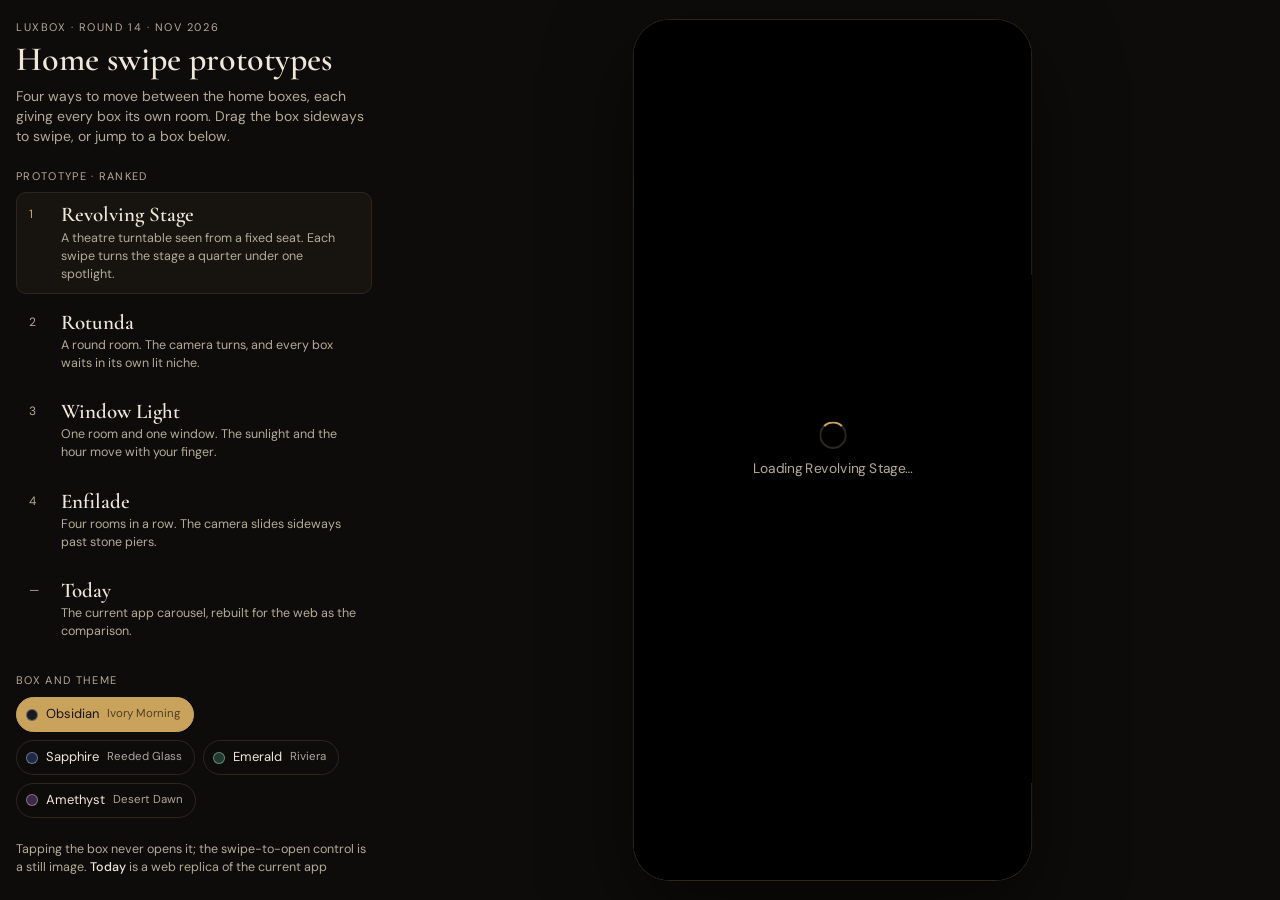
<file: index.html>
<!doctype html>
<html lang="en">
<head>
<meta charset="utf-8">
<meta name="viewport" content="width=device-width, initial-scale=1, viewport-fit=cover">
<meta name="robots" content="noindex">
<title>LuxBox Home Swipe</title>
<link rel="preconnect" href="https://fonts.googleapis.com">
<link rel="stylesheet" href="https://fonts.googleapis.com/css2?family=Cormorant+Garamond:wght@500;600&family=DM+Sans:opsz,wght@9..40,400;9..40,500;9..40,600&display=swap">
<style>
html, body { margin: 0; }
[hidden] { display: none !important; }
/* Layout: a viewing room. Controls on the left (top on phones), one phone-sized stage that always fits the screen. */
:root {
  color-scheme: dark;
  --bg: #0e0c0a;          /* lacquer black, warm */
  --panel: #171410;
  --line: #2b261f;
  --fg: #efe7da;          /* ivory */
  --muted: #b5aa98;
  --gold: #c9a35c;        /* clasp brass */
  --gold-ink: #1a140b;
  --display: "Cormorant Garamond", "Iowan Old Style", Georgia, serif;
  --body: "DM Sans", system-ui, -apple-system, "Segoe UI", sans-serif;
}
html, body { height: 100%; }
body { background: var(--bg); color: var(--fg); font-family: var(--body); font-size: 14px; line-height: 1.45; }
.app { height: 100%; display: grid; grid-template-columns: minmax(280px, 360px) 1fr; gap: 24px;
  padding-left: max(16px, env(safe-area-inset-left, 0px)); padding-right: max(16px, env(safe-area-inset-right, 0px));
  padding-block: 20px; box-sizing: border-box; }
.side { display: flex; flex-direction: column; gap: 22px; min-width: 0; overflow: auto; padding-right: 4px; }
.eyebrow { font-size: 11px; letter-spacing: .14em; text-transform: uppercase; color: var(--muted); }
h1 { font-family: var(--display); font-weight: 600; font-size: 34px; line-height: 1.05; margin: 6px 0 8px; text-wrap: balance; }
.lede { color: var(--muted); margin: 0; max-width: 46ch; }
.group { display: flex; flex-direction: column; gap: 8px; }
.label { font-size: 11px; letter-spacing: .12em; text-transform: uppercase; color: var(--muted); }
.protos { display: flex; flex-direction: column; gap: 6px; }
.proto { all: unset; box-sizing: border-box; cursor: pointer; display: grid; grid-template-columns: 22px 1fr; gap: 2px 10px;
  padding: 10px 12px; border-radius: 10px; border: 1px solid transparent; }
.proto:hover { background: var(--panel); }
.proto:focus-visible { outline: 2px solid var(--gold); outline-offset: 2px; }
.proto[aria-selected="true"] { background: var(--panel); border-color: var(--line); }
.proto .rank { grid-row: span 2; font-variant-numeric: tabular-nums; color: var(--muted); font-size: 12px; padding-top: 3px; }
.proto[aria-selected="true"] .rank { color: var(--gold); }
.proto .name { font-family: var(--display); font-size: 21px; font-weight: 600; line-height: 1.1; }
.proto .idea { color: var(--muted); font-size: 12.5px; }
.themes { display: flex; flex-wrap: wrap; gap: 8px; }
.theme { all: unset; box-sizing: border-box; cursor: pointer; display: inline-flex; align-items: center; gap: 8px;
  padding: 7px 12px 7px 9px; border-radius: 999px; border: 1px solid var(--line); font-size: 13px; }
.theme:hover { border-color: var(--muted); }
.theme:focus-visible { outline: 2px solid var(--gold); outline-offset: 2px; }
.theme[aria-pressed="true"] { background: var(--gold); color: var(--gold-ink); border-color: var(--gold); }
.theme .dot { width: 12px; height: 12px; border-radius: 50%; box-shadow: 0 0 0 1px rgba(255,255,255,.35) inset; }
.theme small { color: inherit; opacity: .7; font-size: 11.5px; }
.note { color: var(--muted); font-size: 12.5px; margin: 0; }
.note b { color: var(--fg); font-weight: 500; }
.stage { position: relative; min-width: 0; min-height: 0; display: flex; align-items: center; justify-content: center; }
.device { position: relative; width: 375px; height: 812px; transform-origin: center center; border-radius: 34px; overflow: hidden;
  box-shadow: 0 0 0 1px var(--line), 0 30px 80px rgba(0,0,0,.55); background: #000; flex: none; }
.device iframe { position: absolute; inset: 0; width: 100%; height: 100%; border: 0; display: block; }
.loading { position: absolute; inset: 0; display: flex; align-items: center; justify-content: center; flex-direction: column; gap: 10px;
  color: var(--muted); font-size: 13px; background: #000; transition: opacity .35s; pointer-events: none; }
.loading[data-done="1"] { opacity: 0; }
.spinner { width: 22px; height: 22px; border-radius: 50%; border: 2px solid var(--line); border-top-color: var(--gold); animation: spin 0.9s linear infinite; }
@keyframes spin { to { transform: rotate(360deg); } }
@media (prefers-reduced-motion: reduce) { .spinner { animation: none; } }
/* Phones: controls in two scrolling rows on top, the stage fills the rest. */
@media (max-width: 760px) {
  .app { grid-template-columns: 1fr; grid-template-rows: auto 1fr; gap: 10px; padding-block: 10px; }
  .side { gap: 8px; overflow: visible; padding-right: 0; }
  .intro, .note, .label { display: none; }
  .protos { flex-direction: row; overflow-x: auto; gap: 6px; scrollbar-width: none; margin-inline: -4px; padding-inline: 4px; }
  .protos::-webkit-scrollbar { display: none; }
  .proto { grid-template-columns: auto auto; padding: 6px 12px; flex: none; border-color: var(--line); border-radius: 999px; align-items: baseline; }
  .proto .rank { grid-row: auto; padding: 0; }
  .proto .name { font-family: var(--body); font-size: 13px; font-weight: 500; }
  .proto .idea { display: none; }
  .themes { flex-wrap: nowrap; overflow-x: auto; scrollbar-width: none; }
  .themes::-webkit-scrollbar { display: none; }
  .theme { flex: none; padding: 5px 10px 5px 7px; font-size: 12.5px; }
  .theme small { display: none; }
  .device { border-radius: 22px; }
}
</style>

<div class="app">
  <aside class="side">
    <div class="intro">
      <div class="eyebrow">LuxBox · Round 14 · Nov 2026</div>
      <h1>Home swipe prototypes</h1>
      <p class="lede">Four ways to move between the home boxes, each giving every box its own room. Drag the box sideways to swipe, or jump to a box below.</p>
    </div>
    <div class="group">
      <div class="label">Prototype · ranked</div>
      <div class="protos" role="tablist" aria-label="Prototype" id="protos"></div>
    </div>
    <div class="group">
      <div class="label">Box and theme</div>
      <div class="themes" id="themes" aria-label="Box and theme"></div>
    </div>
    <p class="note">Tapping the box never opens it; the swipe-to-open control is a still image. <b>Today</b> is a web replica of the current app carousel for comparison.</p>
  </aside>
  <main class="stage" id="stage">
    <div class="device" id="device">
      <iframe id="frame" title="Prototype" allow="fullscreen"></iframe>
      <div class="loading" id="loading"><div class="spinner"></div><span id="loadingText">Loading the room…</span></div>
    </div>
  </main>
</div>

<script>
const PROTOS = [
  { id: 'revolving-stage', dir: 'p4-revolving-stage', name: 'Revolving Stage', idea: 'A theatre turntable seen from a fixed seat. Each swipe turns the stage a quarter under one spotlight.' },
  { id: 'rotunda', dir: 'p2-rotunda', name: 'Rotunda', idea: 'A round room. The camera turns, and every box waits in its own lit niche.' },
  { id: 'window-light', dir: 'p1-window-light', name: 'Window Light', idea: 'One room and one window. The sunlight and the hour move with your finger.' },
  { id: 'enfilade', dir: 'p3-enfilade', name: 'Enfilade', idea: 'Four rooms in a row. The camera slides sideways past stone piers.' },
  { id: 'today', dir: 'baseline', name: 'Today', idea: 'The current app carousel, rebuilt for the web as the comparison.' },
];
const STOPS = [
  { name: 'Obsidian', theme: 'Ivory Morning', hex: '#1A1A1C' },
  { name: 'Sapphire', theme: 'Reeded Glass', hex: '#1C2A47' },
  { name: 'Emerald', theme: 'Riviera', hex: '#1E3B31' },
  { name: 'Amethyst', theme: 'Desert Dawn', hex: '#3B2A42' },
];
const $ = (id) => document.getElementById(id);
const frame = $('frame'), device = $('device'), stage = $('stage'), loading = $('loading');
let current = null, tween = 0;

PROTOS.forEach((p, i) => {
  const b = document.createElement('button');
  b.className = 'proto'; b.id = 'tab-' + p.id; b.setAttribute('role', 'tab'); b.dataset.id = p.id;
  b.innerHTML = `<span class="rank">${p.id === 'today' ? '—' : i + 1}</span><span class="name">${p.name}</span><span class="idea">${p.idea}</span>`;
  b.addEventListener('click', () => { if (location.hash !== '#' + p.id) location.hash = p.id; else show(p.id); });
  $('protos').appendChild(b);
});
STOPS.forEach((s, k) => {
  const b = document.createElement('button');
  b.className = 'theme'; b.id = 'theme-' + k; b.setAttribute('aria-pressed', k === 0 ? 'true' : 'false');
  b.innerHTML = `<span class="dot" style="background:${s.hex}"></span>${s.name}<small>${s.theme}</small>`;
  b.addEventListener('click', () => goTo(k));
  $('themes').appendChild(b);
});

// The prototype's API, but only once the frame holds the page that was asked for (not the previous one still unloading).
function proto() {
  try {
    const p = PROTOS.find((x) => x.id === current), w = frame.contentWindow;
    if (!p || !w || w.location.pathname.indexOf('/' + p.dir + '/') < 0) return null;
    return w.__proto || null;
  } catch (e) { return null; }
}

function show(id) {
  const p = PROTOS.find((x) => x.id === id) || PROTOS[0];
  document.querySelectorAll('.proto').forEach((b) => b.setAttribute('aria-selected', b.dataset.id === p.id ? 'true' : 'false'));
  if (current === p.id) return;
  current = p.id;
  loading.dataset.done = '0'; $('loadingText').textContent = 'Loading ' + p.name + '…';
  cancelAnimationFrame(tween);
  frame.src = p.dir + '/index.html';
  const el = $('tab-' + p.id); if (el && el.scrollIntoView) el.scrollIntoView({ block: 'nearest', inline: 'nearest' });
}

// Glide to a box: drive the prototype's own position (the same state a drag produces), then hand control back.
function goTo(k) {
  const api = proto(); if (!api || !api.ready) return;
  const from = api.getPosition();
  const m = ((Math.round(from) % 4) + 4) % 4;
  let d = k - m; if (d > 2) d -= 4; if (d < -2) d += 4;
  const to = Math.round(from) + d;
  if (Math.abs(to - from) < 1e-3) return;
  const reduce = matchMedia('(prefers-reduced-motion: reduce)').matches;
  const dur = reduce ? 1 : 520 + 260 * Math.abs(to - from);
  const t0 = performance.now();
  cancelAnimationFrame(tween);
  const step = (now) => {
    const t = Math.min(1, (now - t0) / dur), e = t < .5 ? 4 * t * t * t : 1 - Math.pow(-2 * t + 2, 3) / 2;
    try { api.setPosition(from + (to - from) * e); } catch (err) { return; }
    if (t < 1) tween = requestAnimationFrame(step);
    else {
      try { api.freeze(false); } catch (err) {}
      // A page still uploading textures can drop the jump; check once and land it if so.
      setTimeout(() => { const a = proto(); if (a === api && Math.abs(a.getPosition() - to) > 0.05 && !a.reducedMotion) { try { a.setPosition(to); a.freeze(false); } catch (err) {} } }, 400);
    }
  };
  tween = requestAnimationFrame(step);
}

// Keep the theme buttons in step with swipes made inside the prototype, and hide the loader when it is ready.
setInterval(() => {
  const api = proto(); if (!api) return;
  if (api.ready) loading.dataset.done = '1';
  const s = ((Math.round(api.getPosition()) % 4) + 4) % 4;
  document.querySelectorAll('.theme').forEach((b, k) => b.setAttribute('aria-pressed', k === s ? 'true' : 'false'));
}, 150);

function fit() {
  const r = stage.getBoundingClientRect();
  const k = Math.min(1.25, r.width / 375, r.height / 812);
  device.style.transform = `scale(${k})`;
  device.style.margin = `${(812 * k - 812) / 2}px ${(375 * k - 375) / 2}px`;
}
new ResizeObserver(fit).observe(stage); fit();

const route = () => show((location.hash || '').slice(1) || PROTOS[0].id);
addEventListener('hashchange', route); route();
</script>

</html>
</file>
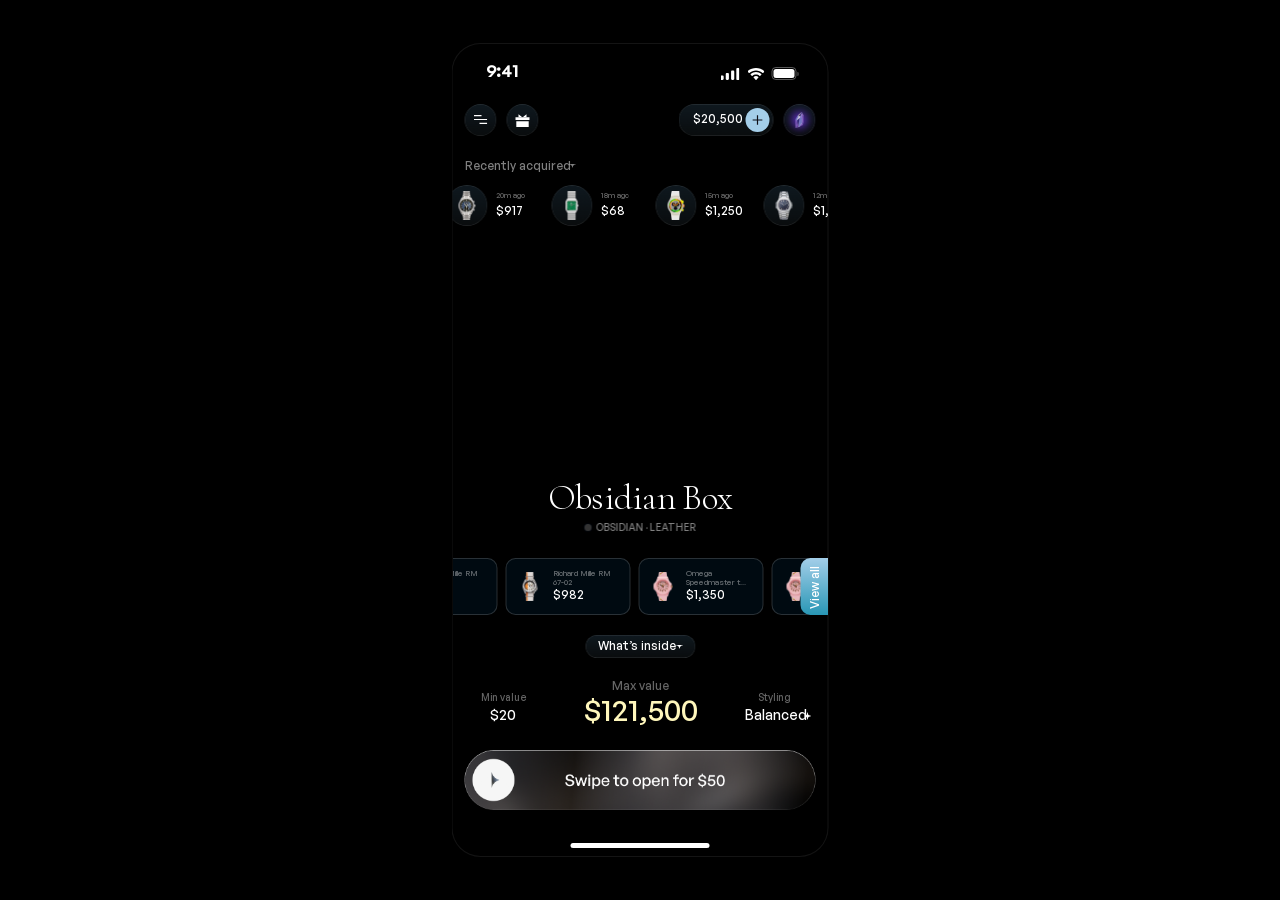
<file: baseline/index.html>
<!doctype html>
<html lang="en">
<head>
<script src="../shared/js/diag.js"></script>
<meta charset="utf-8">
<meta name="viewport" content="width=device-width, initial-scale=1, maximum-scale=1, user-scalable=no, viewport-fit=cover">
<meta name="apple-mobile-web-app-capable" content="yes">
<title>Baseline · today's home</title>
<script type="importmap">
{ "imports": {
  "three": "../shared/vendor/three/dist/three.module.js",
  "three/addons/": "../shared/vendor/three/examples/jsm/"
} }
</script>
<style>
  html, body { margin: 0; height: 100%; background: #000; overscroll-behavior: none; }
  #placeholder-note { position: fixed; left: 8px; bottom: 8px; z-index: 60; font: 11px/1.3 ui-monospace, Consolas, monospace;
    color: #C9A56E; background: rgba(0,0,0,.6); padding: 3px 6px; border-radius: 4px; display: none; }
  html.dev #placeholder-note:not(:empty) { display: block; }
</style>
</head>
<body>
<div id="placeholder-note"></div>
<script>if (/[?&]dev=1/.test(location.search)) document.documentElement.classList.add('dev');</script>
<script type="module" src="js/baseline.js"></script>
</body>
</html>
</file>
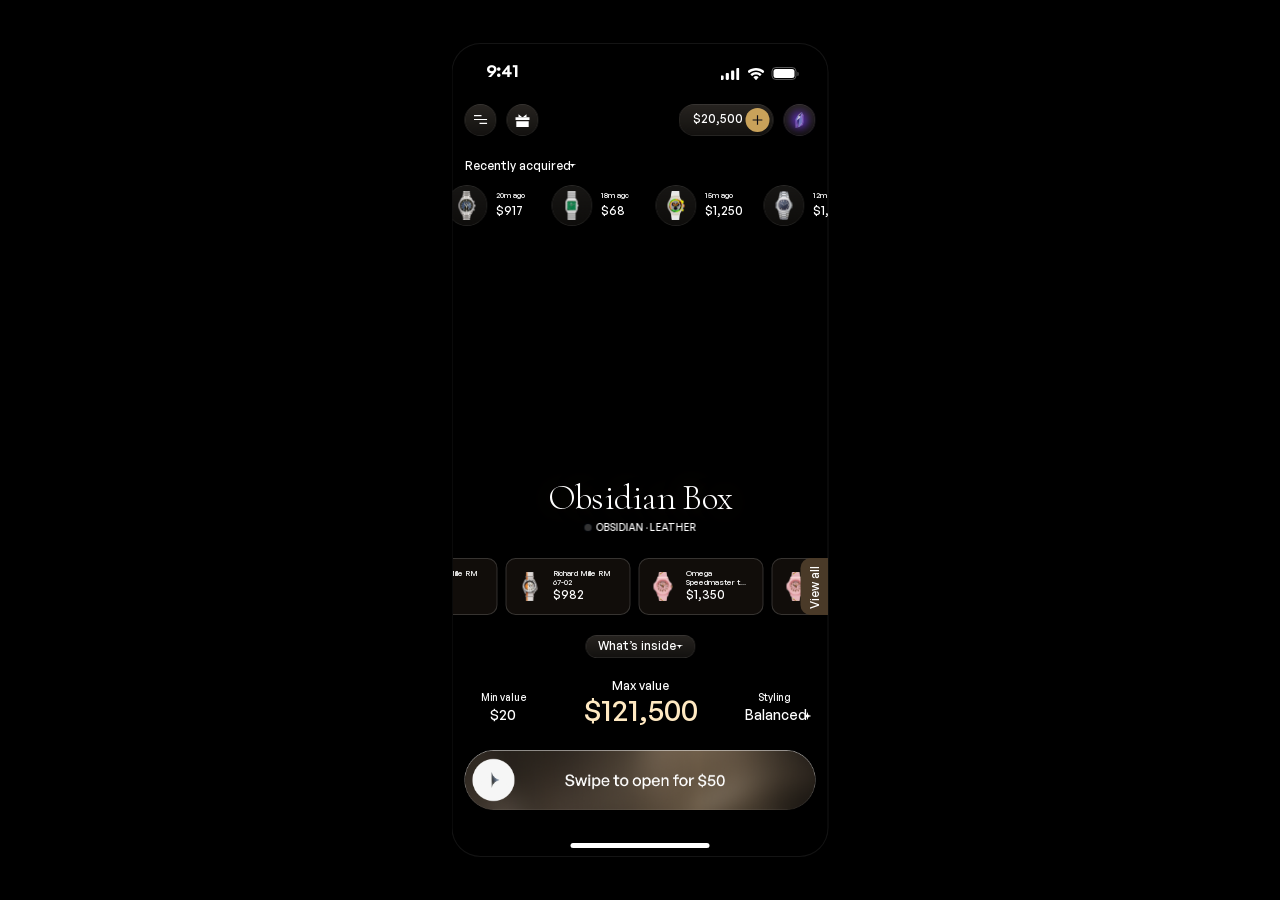
<file: p1-window-light/index.html>
<!doctype html>
<html lang="en">
<head>
<script src="../shared/js/diag.js"></script>
<meta charset="utf-8">
<meta name="viewport" content="width=device-width, initial-scale=1, maximum-scale=1, user-scalable=no, viewport-fit=cover">
<meta name="apple-mobile-web-app-capable" content="yes">
<title>Window Light · p1</title>
<script type="importmap">
{ "imports": {
  "three": "../shared/vendor/three/dist/three.module.js",
  "three/addons/": "../shared/vendor/three/examples/jsm/"
} }
</script>
<style>html, body { margin: 0; height: 100%; background: #000; overscroll-behavior: none; }</style>
</head>
<body>
<script type="module">
// p1 · Window Light (Lazar), round 4. One closed room, one window (out of frame, camera left), one sun, four hours.
// The four boxes travel on a brass ring track; the hero's clasp moves exactly with the finger. Each box's screen hangs
// on one strip that slides through the window with the finger and is the live SpotLight's gobo, so halfway the floor
// and wall show two real patterns meeting; the room's hour (colour-matched to each box) follows the finger.
import * as THREE from 'three';
import { createStage } from '../shared/js/stage.js';
import { STOPS } from '../shared/js/stops.js';
import { loadStudioBoxes } from '../shared/js/box.js';
import { createRoom } from './js/room.js';
import { createKeyLight } from './js/light.js';
import { createLook, PAGE_TINTS } from './js/look.js';

const Q = new URLSearchParams(location.search);
const RM = Q.get('rm') === '1' || (Q.get('rm') !== '0' && matchMedia('(prefers-reduced-motion: reduce)').matches);
const HQ = Q.get('hq') === '1';   // round 4: the phone budget is the default; ?hq=1 restores 4x MSAA on the tone target and PCF-soft
// Motion deviations (NOTES.md): gain is set from the layout so the hero tracks the finger 1:1 (look.js, ~1.8 vs
// native 1.4); a slow drag must pass 40 % of a page to commit (native 28 %); reduced motion settles at omega 28.
const stage = createStage({
  name: 'p1 · Window Light',
  tints: PAGE_TINTS,
  motion: { commitStep: +(Q.get('commit') || 0.40), ...(RM ? { omega: 14 } : {}) },
  maxDpr: +(Q.get('dpr') || 2),
  onTap: (t, s) => { look.tap(t); },   // feedback only (a brief light flare); never opens
});

const renderer = new THREE.WebGLRenderer({ canvas: stage.canvas, antialias: false, alpha: true, premultipliedAlpha: true, powerPreference: 'high-performance' });
renderer.setClearColor(0, 0);
renderer.shadowMap.enabled = true;
renderer.shadowMap.type = HQ ? THREE.PCFSoftShadowMap : THREE.PCFShadowMap;
renderer.shadowMap.autoUpdate = false;   // re-rendered once at rest only; it fades out while the boxes travel (look.js)
const scene = new THREE.Scene();

let tone = null;
const camera = new THREE.PerspectiveCamera(+(Q.get('fov') || 46), stage.width / stage.height, 0.1, 200);
stage.onResize((w, h, dpr) => {
  renderer.setPixelRatio(dpr); renderer.setSize(w, h, false);
  camera.aspect = w / h; camera.updateProjectionMatrix();
  if (tone) { const s = renderer.getDrawingBufferSize(new THREE.Vector2()); tone.setSize(s.x, s.y); }
});
const room = await createRoom(scene);
const [studio, key] = await Promise.all([
  loadStudioBoxes(renderer, STOPS, { aspect: stage.width / stage.height }),
  createKeyLight(renderer, scene, room),
]);
tone = studio.tone;
if (!HQ) { tone.target.samples = 0; tone.target.dispose(); }
{ const s = renderer.getDrawingBufferSize(new THREE.Vector2()); tone.setSize(s.x, s.y); }

const KEY_ON_SHELL = { value: +(Q.get('keyShell') || 0.22) }, KEY_ON_GOLD = { value: +(Q.get('keyGold') || 1.0) };
// Emerald lacquer: its studio env is turned (envMapRotation) so the env's dark vertical bands fall off the front face
const EROT = +(Q.get('erot') || 0) * Math.PI / 180, EROTX = +(Q.get('erotx') || 0) * Math.PI / 180;
const boxes = STOPS.map((s) => {
  const o = studio.boxes[s.key].object;
  o.traverse((m) => {
    if (!m.isMesh) return;
    m.castShadow = true; m.receiveShadow = true;
    for (const mat of (Array.isArray(m.material) ? m.material : [m.material])) {
      if (s.key === 'emerald' && (EROT || EROTX) && mat.envMapRotation && /^(Box|Lid)/.test(m.name)) mat.envMapRotation.set(EROTX, EROT, 0);
      const k = /LOCK|Gold|wordmark|Logo/i.test(mat.name + ' ' + m.name) ? KEY_ON_GOLD : KEY_ON_SHELL;
      // emerald.glb's lacquer base colour carries dark baked bands (they read as stripes, critic r2). In this page
      // only, the lacquer shell's base colour is floored at its own median lacquer green (sRGB 27,54,45), which
      // lifts the bands and keeps every lighter texel. Geometry, clasp and wordmarks are untouched.
      const lacq = s.key === 'emerald' && /^(Box|Lid)/.test(m.name) && Q.get('lacquerfix') !== '0';
      mat.onBeforeCompile = (sh) => {
        sh.uniforms.uKeyOnBox = k;
        if (lacq) sh.fragmentShader = sh.fragmentShader.replace('#include <map_fragment>', '#include <map_fragment>\n diffuseColor.rgb = max(diffuseColor.rgb, vec3(0.0103, 0.0368, 0.0262));');
        sh.fragmentShader = 'uniform float uKeyOnBox;\n' + sh.fragmentShader.replace('#include <lights_fragment_begin>',
          THREE.ShaderChunk.lights_fragment_begin.replace('directLight.color = inSpotLightMap ? directLight.color * spotColor.rgb : directLight.color;',
            'directLight.color = inSpotLightMap ? directLight.color * spotColor.rgb : directLight.color; directLight.color *= uKeyOnBox;'));
      };
      mat.customProgramCacheKey = () => 'p1key' + (k === KEY_ON_GOLD ? 'g' : 's') + (lacq ? 'L' : '');
      mat.needsUpdate = true;
    }
  });
  scene.add(o);
  return o;
});

const look = createLook({ stage, room, key, renderer, scene, camera, tone, boxes, Q });
stage.motion.config.gain = +(Q.get('gain') || look.GAIN);   // the hero tracks the finger 1:1 (see look.js)
// A fast long flick carries two boxes, as a heavy ring would (critic r3). Native commits one page per gesture; here a
// release faster than FLICK2 pt/s after more than 0.3 page of travel retargets one page further, and the native
// spring (omega 18, release velocity carried) runs the rest. ?flick2=0 restores one box per gesture.
const FLICK2 = +(Q.get('flick2') ?? 1300);
{ const m = stage.motion, endDrag = m.endDrag.bind(m), drag = m.drag.bind(m); let lastPts = 0, lastW = 1;
  m.drag = (pts, w) => { lastPts = pts; lastW = w; return drag(pts, w); };
  m.endDrag = (pps, cancelled) => {
    const inc = endDrag(pps, cancelled);
    if (inc && FLICK2 > 0 && Math.abs(pps) > FLICK2 && Math.abs(lastPts / lastW * m.config.gain) > 0.3 && Math.sign(-pps) === inc) {
      m.select(m.selectedIndex + inc);   // the committed page + one more, nearest way round the loop
    }
    return inc;
  };
}
// pre-warm both box material states (opaque at rest, transparent while fading at the back), so the first swipe
// never compiles a program mid-gesture
{ const all = []; boxes.forEach((o) => o.traverse((m) => { if (m.isMesh) all.push(...[].concat(m.material)); }));
  for (const tr of [false, true]) { all.forEach((m) => { m.transparent = tr; }); boxes.forEach((o) => { o.visible = true; }); renderer.compile(scene, camera); tone.render(scene, camera); }
  await new Promise((r) => requestAnimationFrame(r)); }
stage.onFrame((f) => look.frame(f));
window.__p1 = look;
window.__renderInfo = () => { renderer.info.autoReset = false; renderer.info.reset(); tone.render(scene, camera); const r = { ...renderer.info.render }; renderer.info.autoReset = true; let meshes = 0; scene.traverse((o) => { if (o.isMesh && o.visible) meshes++; }); return { ...r, meshes }; };
stage.setInfo({
  boxSources: Object.fromEntries(STOPS.map((s) => [s.key, studio.boxes[s.key].source])),
  bakedRoom: room.baked,
  dragGain: +stage.motion.config.gain.toFixed(4), ptPerPage: +look.S_PAGE.toFixed(1),
  reducedMotionNote: 'Reduced motion: nothing travels (no camera move, no ring). When the swipe commits, the box dissolves in place into the next one (0.5 s) while the room changes hour (0.8 s) and the next screen slides slowly into the window; the name changes at the middle. Spring omega 14 (slower than native 18).',
  budget: { sceneMaxDpr: stage.dpr, hq: HQ, toneMSAA: HQ ? 4 : 0, shadowMap: 512, shadowType: HQ ? 'PCFSoft' : 'PCF', slideTarget: 512, shadowUpdates: 'once at rest; faded out while boxes travel', boxes: 'opaque unless fading', slideUpdates: 'only when the strip moved or the caustic is in view' },
});
stage.start();
let n = 0; stage.onFrame(() => { if (++n === 4) stage.markReady(); });
</script>
</body>
</html>
</file>
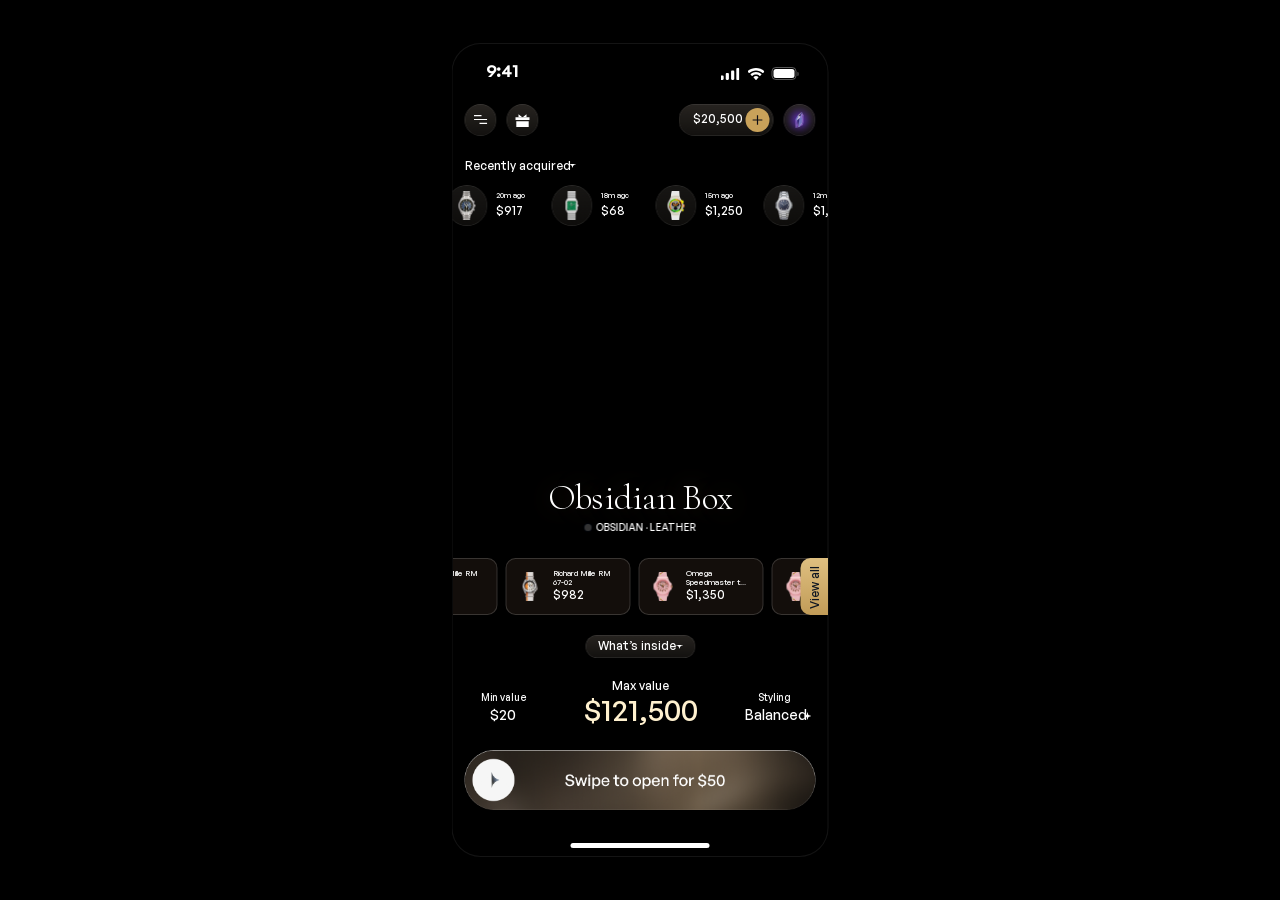
<file: p2-rotunda/index.html>
<!doctype html>
<html lang="en">
<head>
<script src="../shared/js/diag.js"></script>
<meta charset="utf-8">
<meta name="viewport" content="width=device-width, initial-scale=1, maximum-scale=1, user-scalable=no, viewport-fit=cover">
<meta name="apple-mobile-web-app-capable" content="yes">
<title>Rotunda · home swipe</title>
<!-- P2 Rotunda: the four boxes stand in one round room; swiping yaws the home camera about the room's centre. -->
<script type="importmap">
{ "imports": {
  "three": "../shared/vendor/three/dist/three.module.js",
  "three/addons/": "../shared/vendor/three/examples/jsm/"
} }
</script>
<style>html, body { margin: 0; height: 100%; background: #000; overscroll-behavior: none; }</style>
</head>
<body>
<script type="module" src="./js/rotunda.js"></script>
</body>
</html>
</file>
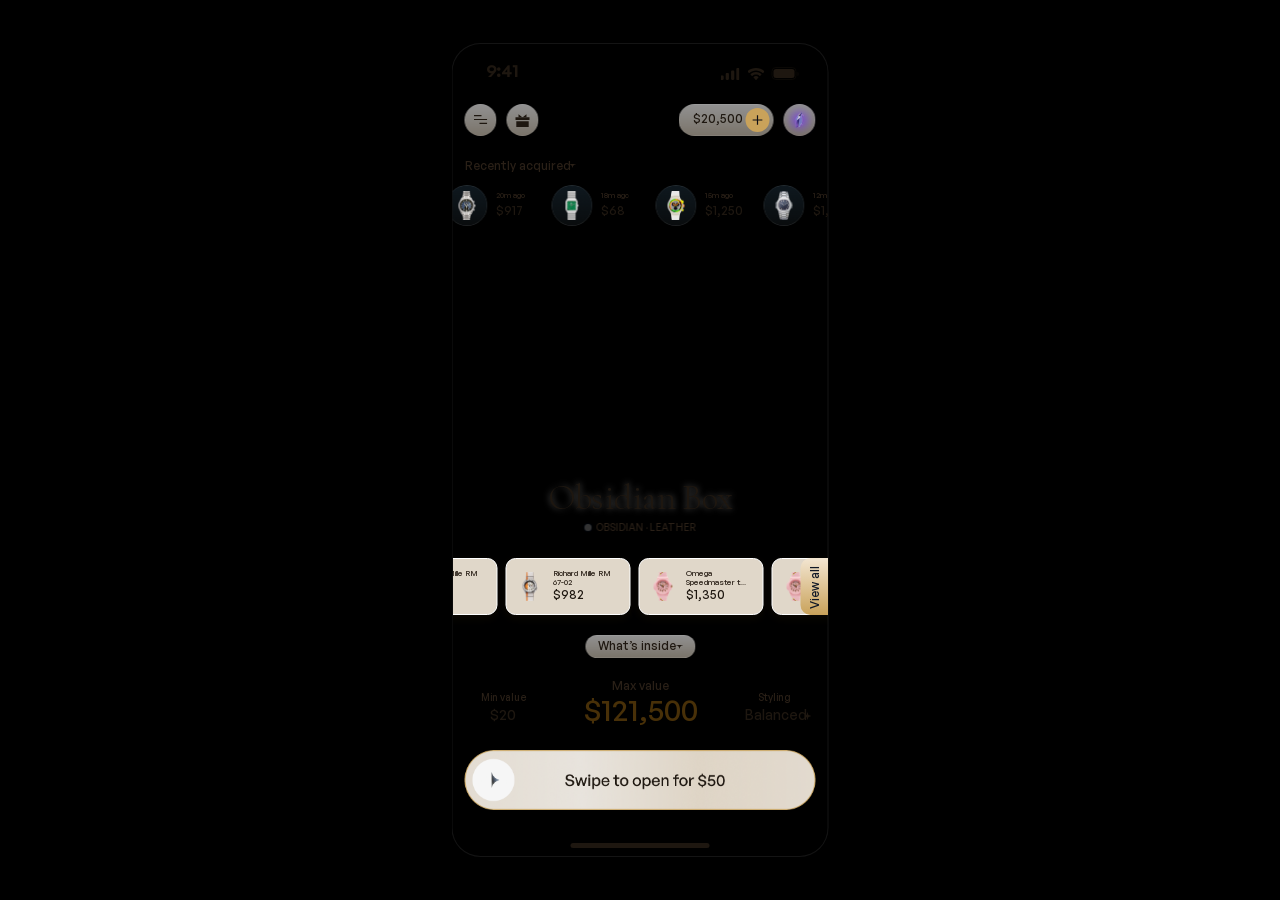
<file: p3-enfilade/index.html>
<!doctype html>
<html lang="en">
<head>
<script src="../shared/js/diag.js"></script>
<meta charset="utf-8">
<meta name="viewport" content="width=device-width, initial-scale=1, maximum-scale=1, user-scalable=no, viewport-fit=cover">
<meta name="apple-mobile-web-app-capable" content="yes">
<title>P3 Enfilade · home swipe</title>
<script type="importmap">
{ "imports": {
  "three": "../shared/vendor/three/dist/three.module.js",
  "three/addons/": "../shared/vendor/three/examples/jsm/"
} }
</script>
<style>html, body { margin: 0; height: 100%; background: #000; overscroll-behavior: none; }</style>
</head>
<body>
<script type="module" src="./js/enfilade.js"></script>
</body>
</html>
</file>
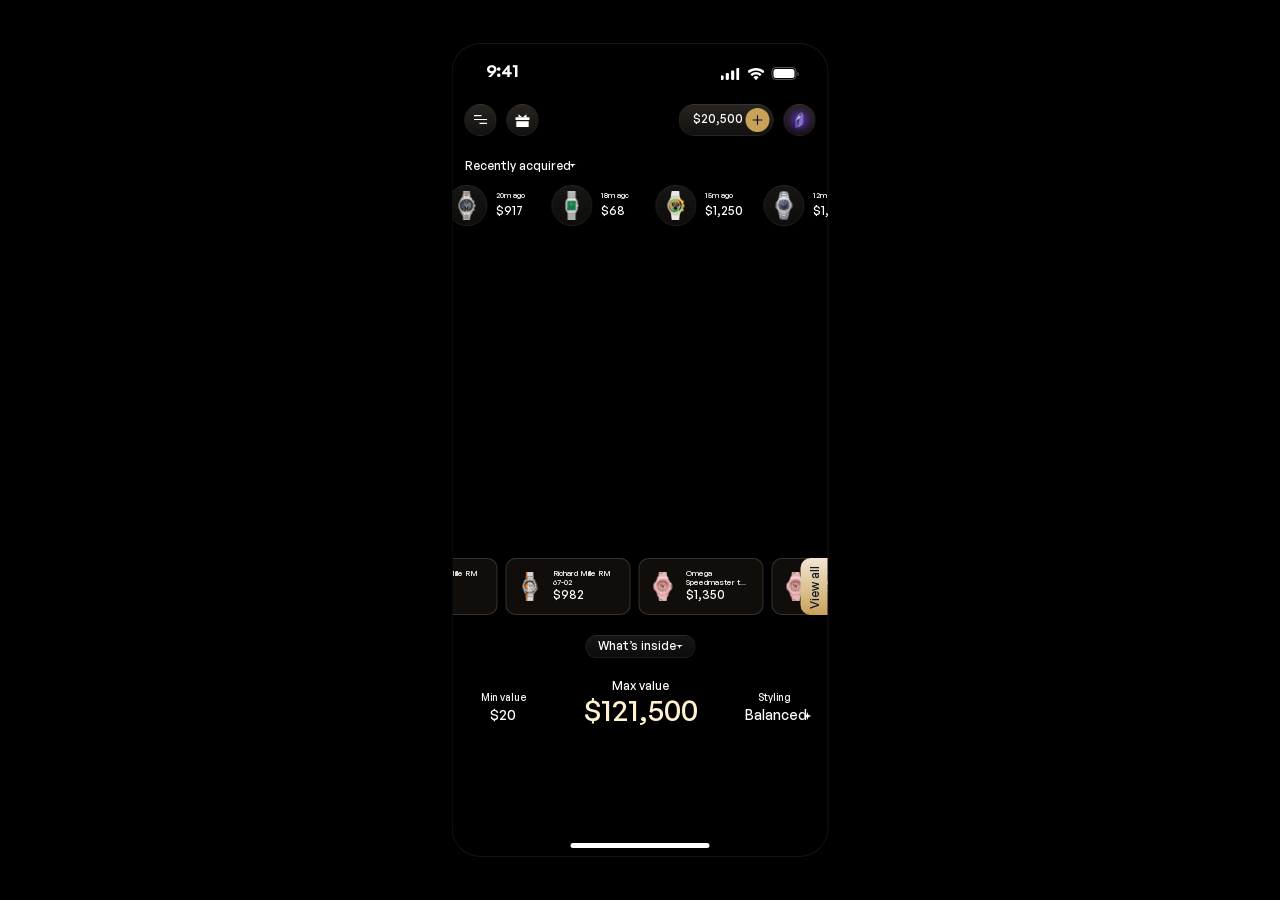
<file: p4-revolving-stage/index.html>
<!doctype html>
<html lang="en">
<head>
<script src="../shared/js/diag.js"></script>
<meta charset="utf-8">
<meta name="viewport" content="width=device-width, initial-scale=1, maximum-scale=1, user-scalable=no, viewport-fit=cover">
<meta name="apple-mobile-web-app-capable" content="yes">
<title>Revolving Stage · home swipe</title>
<!-- P4 Revolving Stage (round 14). Built from shared/template/index.html; scene in js/revolve.js + js/main.js. -->
<script type="importmap">
{ "imports": {
  "three": "../shared/vendor/three/dist/three.module.js",
  "three/addons/": "../shared/vendor/three/examples/jsm/"
} }
</script>
<style>html, body { margin: 0; height: 100%; background: #000; overscroll-behavior: none; }</style>
</head>
<body>
<script type="module" src="./js/main.js"></script>
</body>
</html>
</file>
